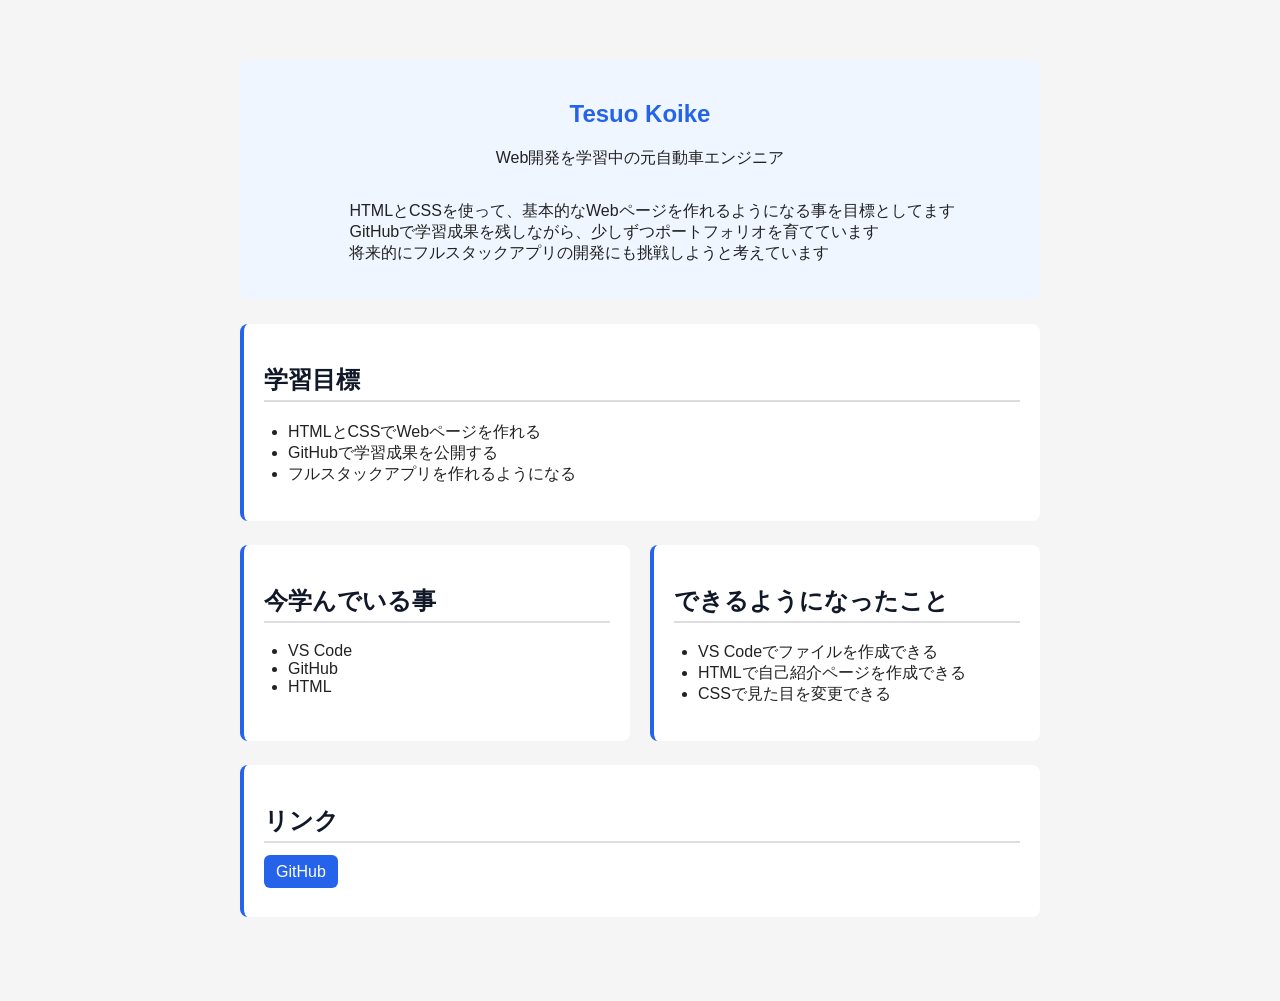
<file: index.html>
<!DOCTYPE html>
<html>

<head>
    <meta charset="UTF-8">
    <title>Tetsuo Koikeの自己紹介</title>
    <link rel="stylesheet" href="style.css">
</head>

<body>

    <section class="profile">
        <h1>Tesuo Koike</h1>
        <p>Web開発を学習中の元自動車エンジニア</p>

        <ul class="profile-list">
            <li>HTMLとCSSを使って、基本的なWebページを作れるようになる事を目標としてます</li>
            <li>GitHubで学習成果を残しながら、少しずつポートフォリオを育てています</li>
            <li>将来的にフルスタックアプリの開発にも挑戦しようと考えています</li>
        </ul>
    </section>

    <section class="goals">
        <h2>学習目標</h2>
        <ul>
            <li>HTMLとCSSでWebページを作れる</li>
            <li>GitHubで学習成果を公開する</li>
            <li>フルスタックアプリを作れるようになる</li>
        </ul>
    </section>

    <div class="two-column">
        <section>
            <h2>今学んでいる事</h2>
            <ul>
                <li>VS Code</li>
                <li>GitHub</li>
                <li>HTML</li>
            </ul>
        </section>
        <section>
            <h2>できるようになったこと</h2>
            <ul>
                <li>VS Codeでファイルを作成できる</li>
                <li>HTMLで自己紹介ページを作成できる</li>
                <li>CSSで見た目を変更できる</li>
            </ul>
        </section>
    </div>

    <section>
        <h2>リンク</h2>
        <p>
            <a href="https://github.com/tetsuo-koike">GitHub</a>
        </p>
    </section>
</body>

</html>
</file>
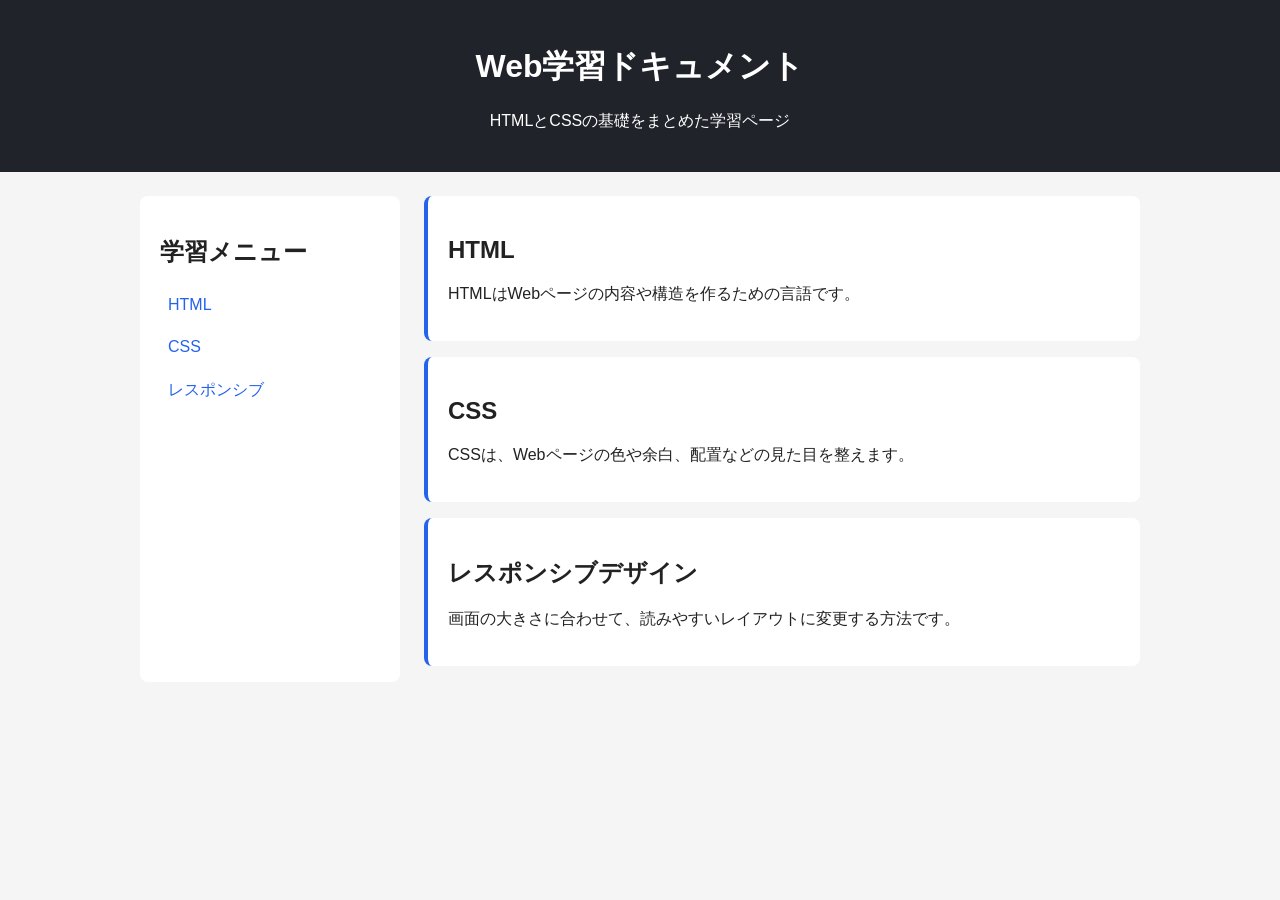
<file: drill-01-learning-docs/index.html>
<!DOCTYPE html>
<html>

<head>
    <meta charset="UTF-8">
    <meta name="viewport" content="width=device-width, initial-scale=1.0">
    <title>Web学習ドキュメント</title>
    <link rel="stylesheet" href="style.css" </head>

<body>
    <header>
        <h1>Web学習ドキュメント</h1>
        <p>HTMLとCSSの基礎をまとめた学習ページ</p>
    </header>

    <div class="page-layout">
        <nav class="sidebar">
            <h2>学習メニュー</h2>
            <ul>
                <li><a href="#html">HTML</a></li>
                <li><a href="#css">CSS</a></li>
                <li><a href="#responsive">レスポンシブ</a></li>
            </ul>
        </nav>

        <main>
            <section id="html">
                <h2>HTML</h2>
                <p>HTMLはWebページの内容や構造を作るための言語です。</p>
            </section>

            <section id="css">
                <h2>CSS</h2>
                <p>CSSは、Webページの色や余白、配置などの見た目を整えます。</p>
            </section>

            <section id="responsive">
                <h2>レスポンシブデザイン</h2>
                <p>画面の大きさに合わせて、読みやすいレイアウトに変更する方法です。</p>
            </section>


        </main>
    </div>
</body>

</html>
</file>
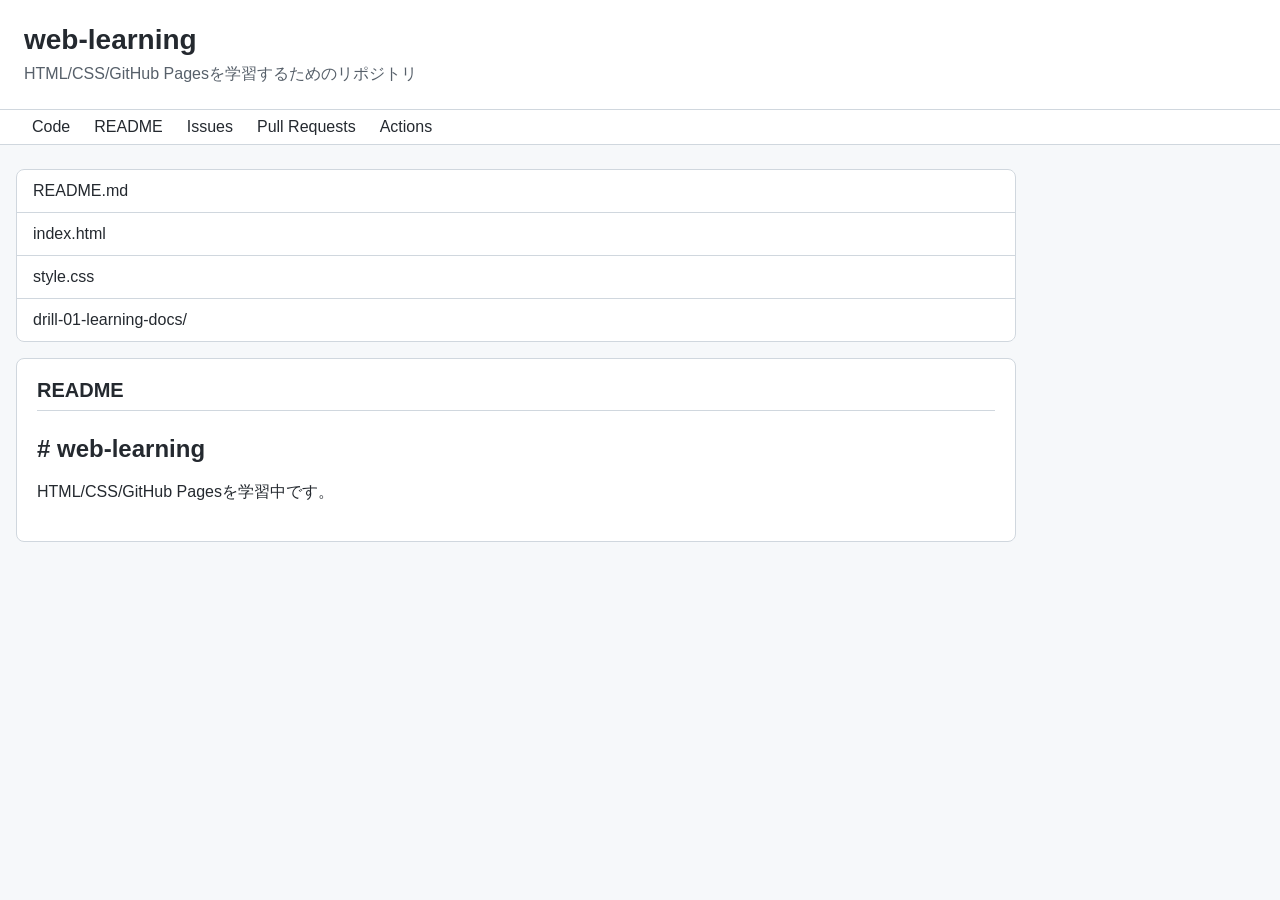
<file: drill-02-github-log/index.html>
<!DOCTYPE html>
<html lang="ja">

<head>
    <meta charset="UTF-8">
    <meta name="viewport" content="width=device-width, initial-scale=1.0">
    <title>GitHub風学習ログ</title>
    <link rel="stylesheet" href="style.css">
</head>

<body>
    <header>
        <h1>web-learning</h1>
        <p>HTML/CSS/GitHub Pagesを学習するためのリポジトリ</p>
    </header>

    <nav class="tab-list">
        <ul>
            <li><a href="#code">Code</a></li>
            <li><a href="#readme">README</a></li>
            <li><a href="#issues">Issues</a></li>
            <li><a href="#pull-requests">Pull Requests</a></li>
            <li><a href="#actions">Actions</a></li>
            

        </ul>
    </nav>

    <main>

        <section id="code" class="code-section">
            <div class="file-list">
                <ul>
                    <li>README.md</li>
                    <li>index.html</li>
                    <li>style.css</li>
                    <li>drill-01-learning-docs/</li>
                </ul>
            </div>
        </section>

        <section id="readme" class="readme">
            <h2>README</h2>
            <h3># web-learning</h3>
            <p>HTML/CSS/GitHub Pagesを学習中です。</p>

        </section>
    </main>


</body>

</html>
</file>
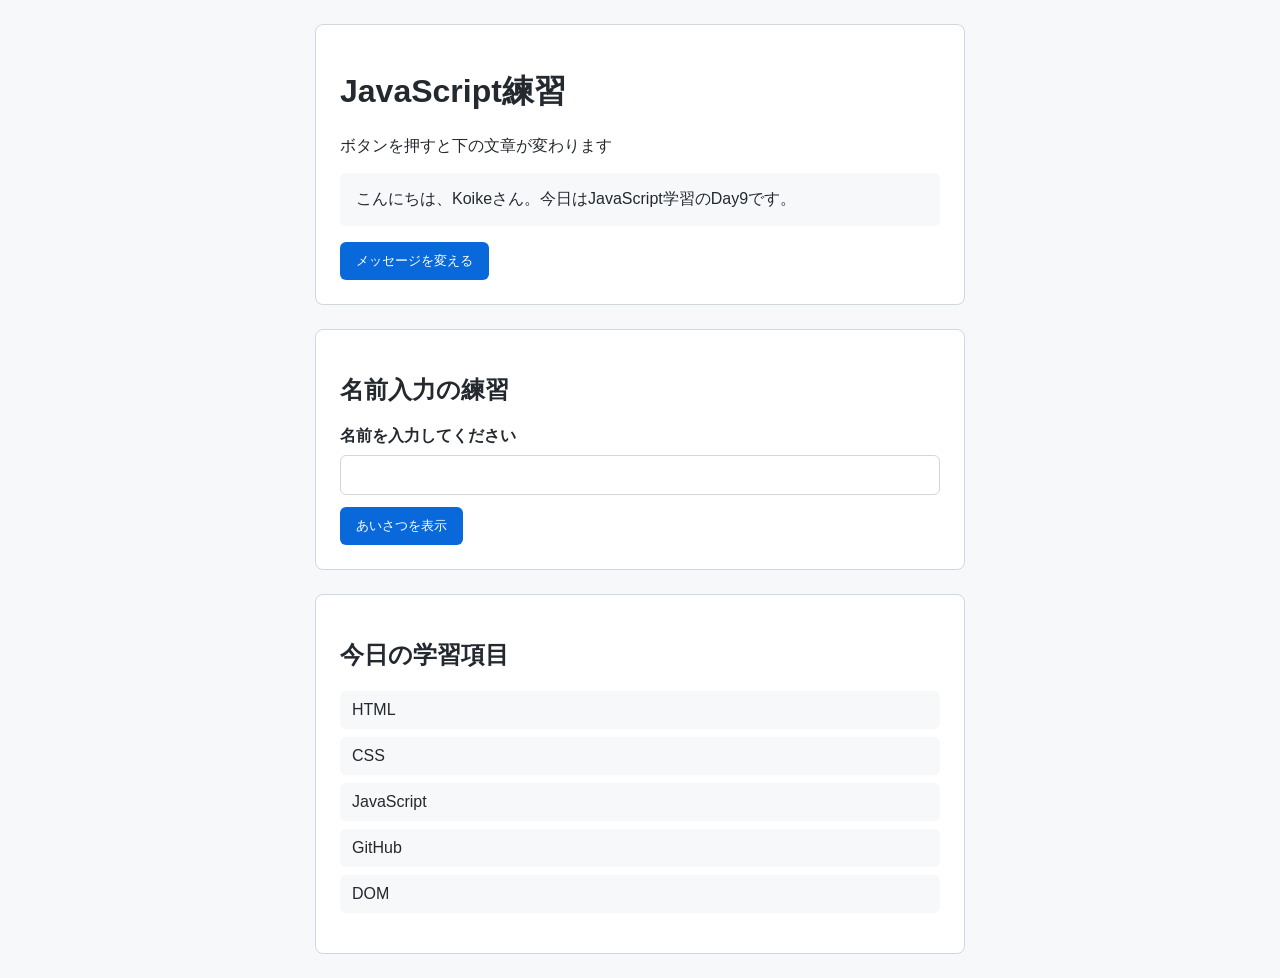
<file: week2-javascript/index.html>
<!DOCTYPE html>
<html lang="jp">
<head>
    <meta charset="UTF-8">
    <meta name="viewport" content="width=device-width, initial-scale=1.0">
    <title>JavaScript練習用</title>
    <link rel="stylesheet" href="style.css">
</head>

<body>
    <main>
        <h1>JavaScript練習</h1>
        <p>ボタンを押すと下の文章が変わります</p>

        <p id="message">まだボタンは押されていません</p>

        <button id="changebutton">メッセージを変える</button>
    </main>

    

    

    <section>
        <h2>名前入力の練習</h2>

        <label for="nameInput">名前を入力してください</label>
        <input id="nameInput" type="text">

        <button id="greetButton">あいさつを表示</button>
    </section>

    <section>
        <h2>今日の学習項目</h2>
        <ul id = "studyList"></ul>
    </section>



<script src="script.js"></script>

</body>
</html>
</file>
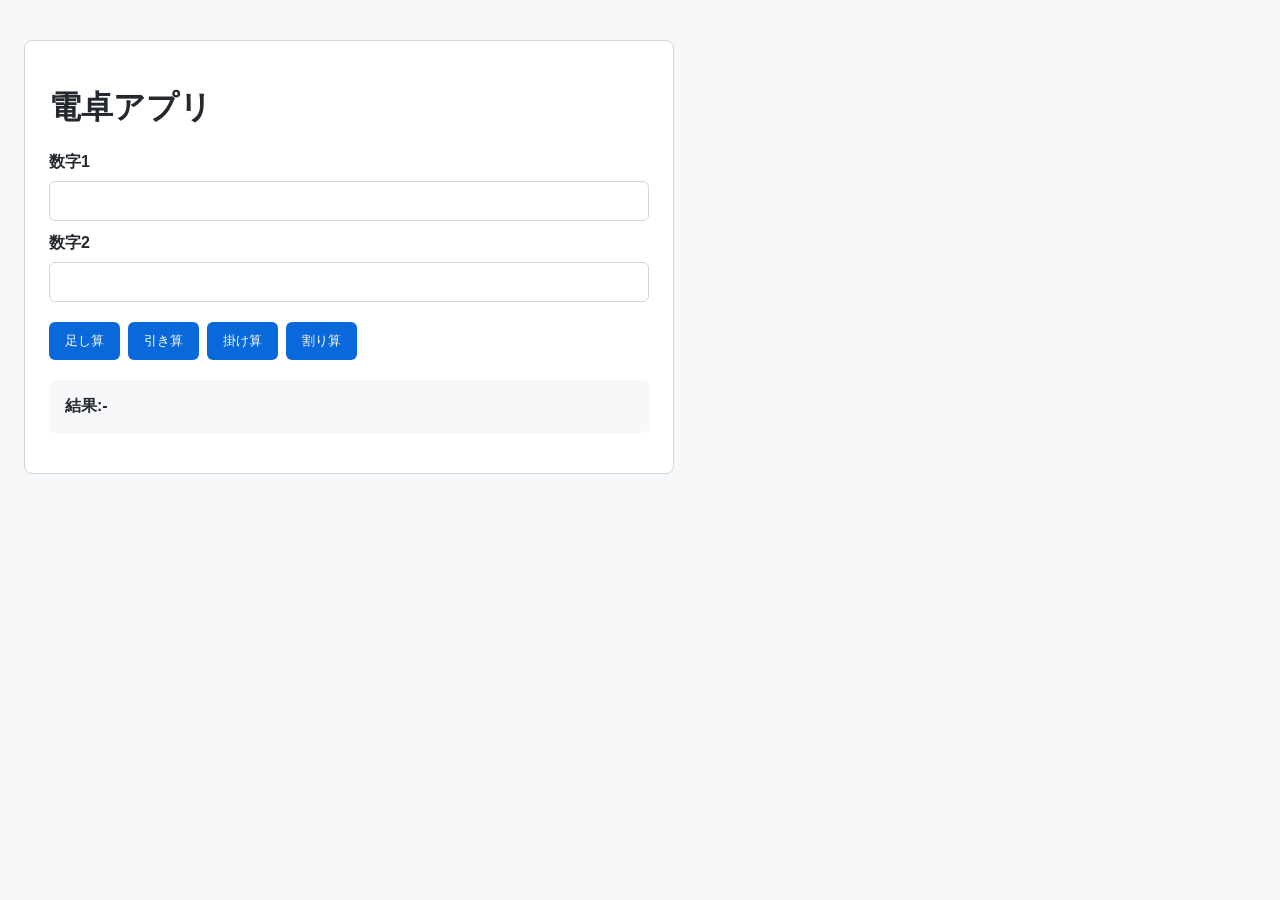
<file: week2-javascript/calculator-app/index.html>
<!DOCTYPE html>
<html lang="ja">
<head>
    <meta charset="UTF-8">
    <meta name="viewport" content="width=device-width, initial-scale=1.0">
    <title>電卓アプリ</title>
    <link rel="stylesheet" href="style.css">
</head>

<body>
    <main>
        <h1>電卓アプリ</h1>

        <label for="num1">数字1</label>
        <input id="num1" type="number">

        <label for="num2">数字2</label>
        <input id="num2" type="number">

        <div class="button-area">
            <button id="addButton">足し算</button>
            <button id="subtractButton">引き算</button>
            <button id="multiplyButton">掛け算</button>
            <button id="divideButton">割り算</button>
        </div>

        <p id="result">結果:-</p>



    </main>
    

    <script src="script.js"></script>
</body>
</html>
</file>
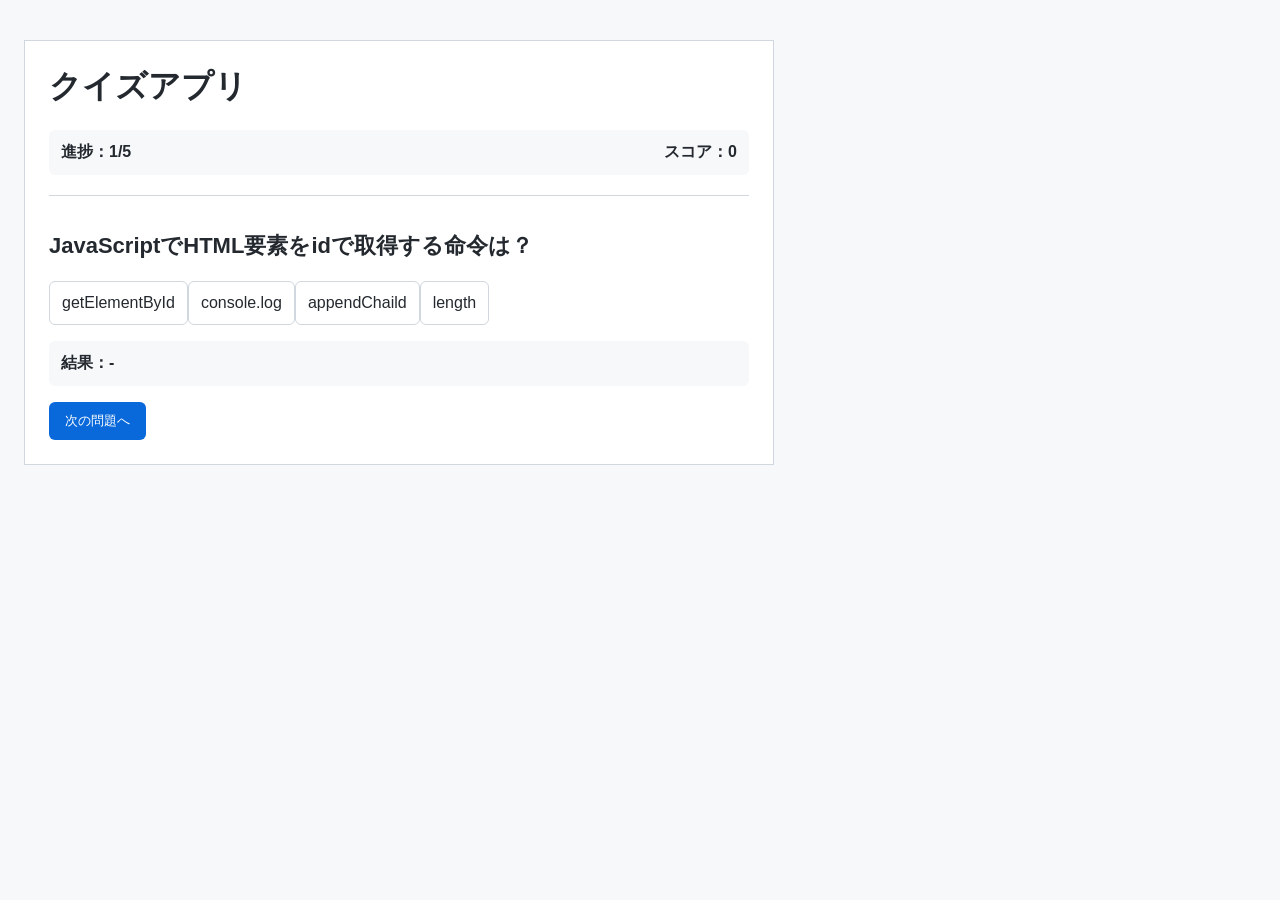
<file: week2-javascript/quiz-app/index.html>
<!DOCTYPE html>
<html lang="ja">
<head>
    <meta charset="UTF-8">
    <meta name="viewport" content="width=device-width, initial-scale=1.0">
    <title>クイズアプリ</title>
    <link rel="stylesheet" href="style.css">
</head>

<body>
    <main>
        <h1>クイズアプリ</h1>

        <div class="status-area">
            <p id="progress">進捗:-</p>
            <p id="score">スコア:0</p>
        </div>

        <section class="quiz-card">
            <h2 id="question">問題文が入ります</h2>

            <div id="choices" class="choices"></div>

            <p id="result">結果:-</p>

            <button id="nextButton">次の問題へ</button>

        </section>




    </main>

    <script src="script.js"></script>
    
</body>
</html>
</file>
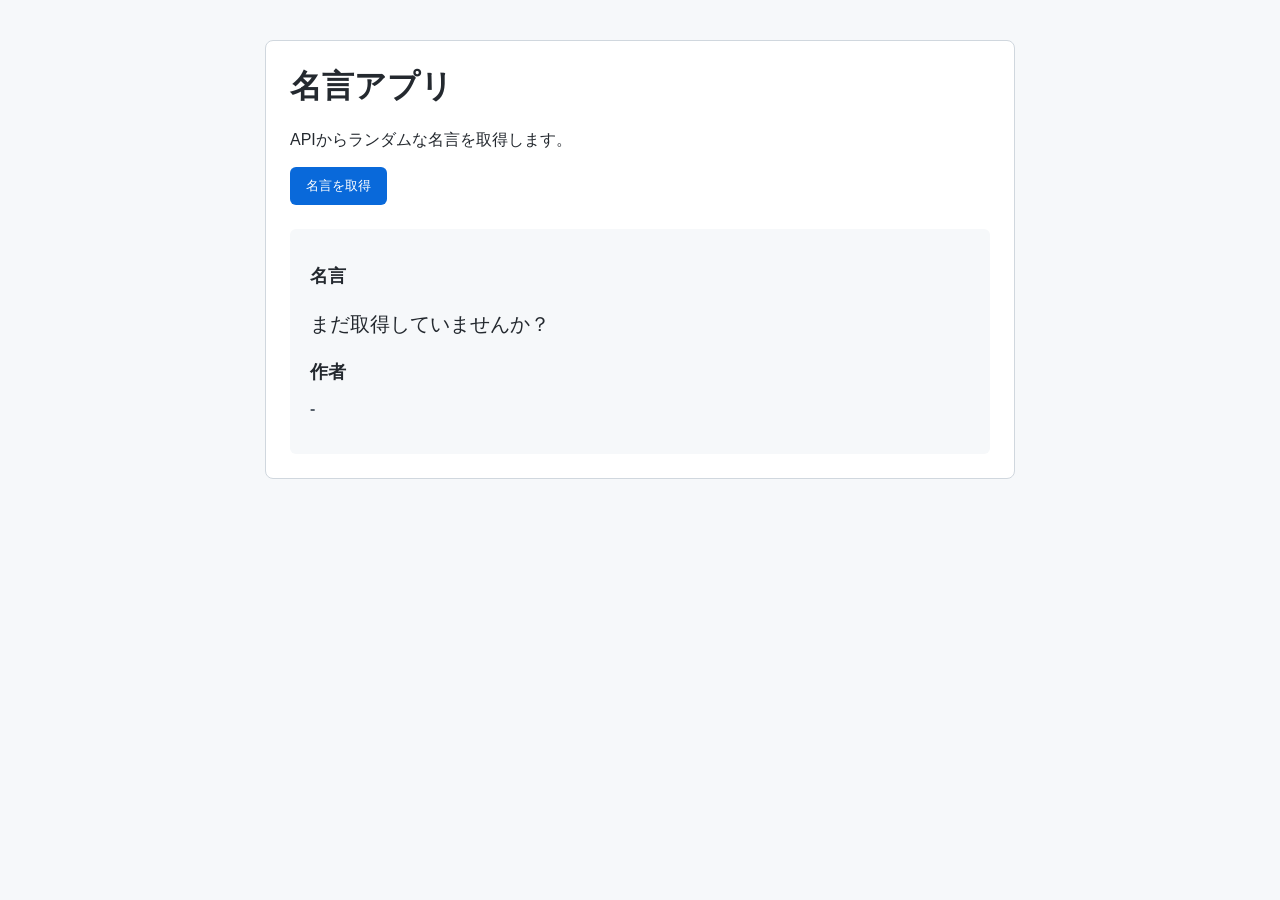
<file: week2-javascript/quote-app/index.html>
<!DOCTYPE html>
<html lang="ja">
<head>
    <meta charset="UTF-8">
    <meta name="viewport" content="width=device-width, initial-scale=1.0">
    <title>名言アプリ</title>
    <link rel="stylesheet" href="style.css">

</head>
<body>
    <main>
        <h1>名言アプリ</h1>
        <p>APIからランダムな名言を取得します。</p>

        <button id="fetchButton">名言を取得</button>


        <section class="quote-card">
            <h2>名言</h2>
            <p id="quoteText">まだ取得していませんか？</p>

            <h2>作者</h2>
            <p id="authorText">-</p>
        </section>
    </main>
    



    <script src="script.js"></script>
</body>
</html>
</file>
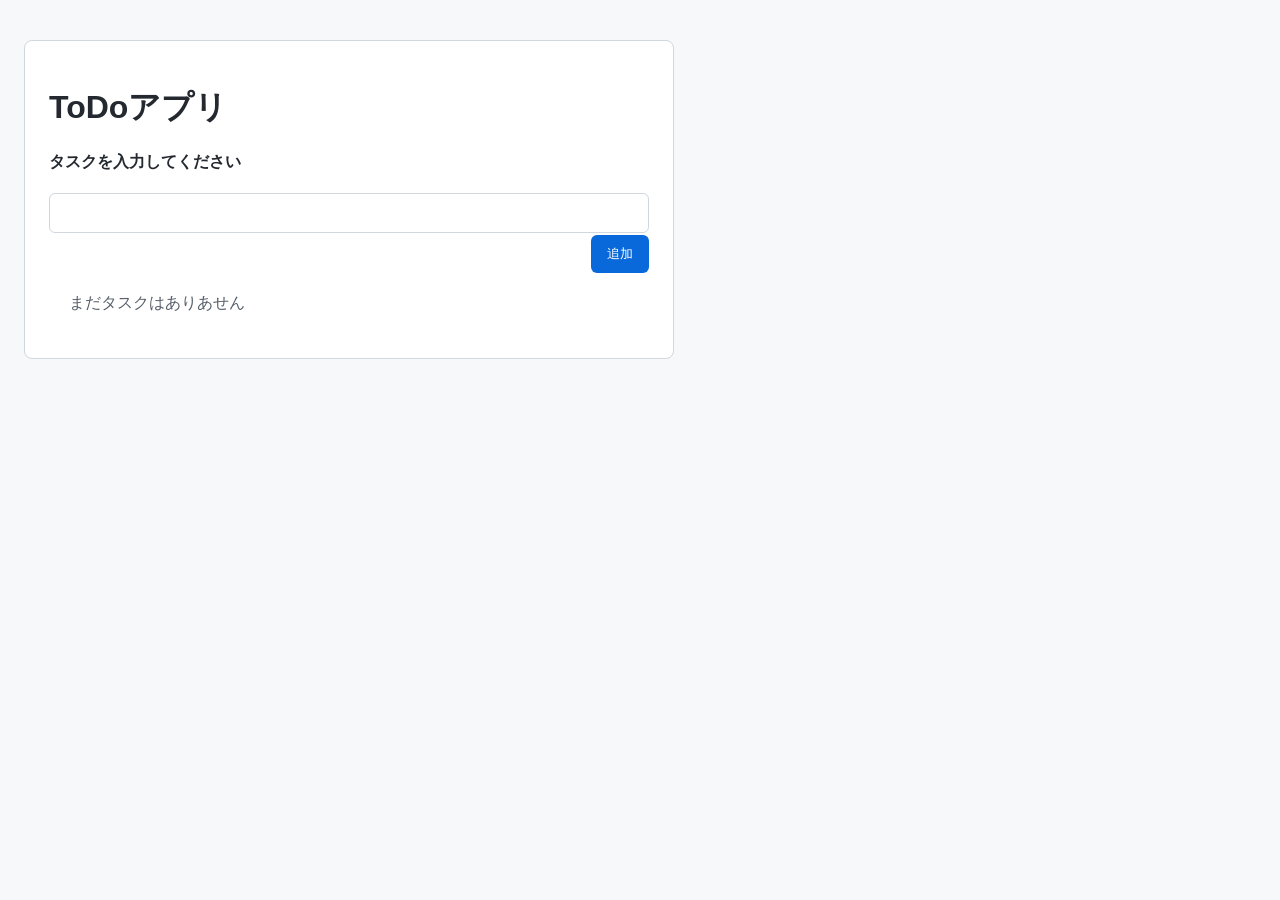
<file: week2-javascript/todo-app/index.html>
<!DOCTYPE html>
<html lang="ja">
<head>
    <meta charset="UTF-8">
    <meta name="viewport" content="width=device-width, initial-scale=1.0">
    <title>ToDoアプリ</title>
    <link rel="stylesheet" href="style.css">
</head>
<body>
    <main>
        <h1>ToDoアプリ</h1>
        <label for="todoInput">タスクを入力してください</label>
        <input id = "todoInput" type="text">
        
        <div class="button-area">
            <button id="addButton">追加</button>
        </div>

        <p id="emptyMessage">まだタスクはありあせん</p>
        <ul id="todoList"></ul>
    </main>


    <script src="script.js"></script>
</body>
</html>
</file>
<file: style.css>
body {
    background-color: #f5f5f5;
    color: #222222;
    font-family: Arial, Helvetica, sans-serif;
    max-width: 800px;
    margin: 40px auto;
    padding: 20px;
}

h1{
    color: #2563eb;
}

h2{
    color: #111827;
    border-bottom: 2px solid #dddddd;
    padding-bottom: 4px;
}

a {
    color: #ffffff;
    background-color: #2563eb;
    padding: 8px 12px;
    border-radius: 6px;
    text-decoration: none;
}

ul{
    padding-left: 24px;
}

li{
    margin-bottom: 0px;
}

section{
    background-color: #ffffff;
    padding: 20px;
    margin-bottom: 24px;
    border-radius: 8px;
    border-left: 4px solid #2563eb;
}

.profile{
    text-align: center;
    background-color: #eff6ff;
    border-left: none;
}

.two-column{
    display: flex;
    gap: 20px;
}

.two-column section {
    flex: 1;
}

.profile-list{
    list-style-type: none;
    text-align: left;
    display: inline-block;
    margin-top: 16px;
}

@media (max-width:600px) {
    body{
        margin: 16px auto;
        padding: 12px;
    }

    h1{font-size: 28px;}

    .two-column{
        flex-direction: column;
    }
}
</file>
<file: drill-01-learning-docs/style.css>
body{
    margin: 0;
    font-family: Arial, Helvetica, sans-serif;
    background-color: #f5f5f5;
    color: #222222;
}

header {
    padding: 24px;
    background-color: #20232a;
    color: white;
    text-align: center;
}

.page-layout{
    display: flex;
    gap: 24px;
    max-width: 1000px;
    margin: 24px auto;
    padding: 0 16px;
}

.sidebar {
    width: 220px;
    padding: 20px;
    background-color: white;
    border-radius: 8px;
}

main{
    flex: 1;
}

main section{
    margin-bottom: 16px;
    padding: 20px;
    background-color: white;
    border-left: 4px solid #2563eb;
    border-radius: 8px;
}

.sidebar ul {
    padding-left: 0px;
    list-style-type: none;
}

.sidebar li{
    margin-bottom: 8px;
}

.sidebar a{
    display: block;
    padding: 8px;
    background-color: rgb(255, 255, 255);
    color: #2563eb;
    text-decoration: none;
    border-radius: 4px;
}

@media (max-width:700px){
    .page-layout{flex-direction: column;}
    .sidebar{width: auto;}
}

.sidebar a:hover{background-color: #e8f0fe;}
</file>
<file: drill-02-github-log/style.css>
body{
    margin: 0;
    font-family: Arial, Helvetica, sans-serif;
    background-color: #f6f8fa;
    color: #24292f;
}

header {
    background-color: white;
    padding: 24px;
    border-bottom: 1px solid #d0d7de;
}

header h1 {
    margin: 0 0 8px;
    font-size: 28px;

}

header p {
    margin: 0;
    color: #57606a;
}

.tab-list ul{
    display: flex;
    gap: 8px;
    padding-left: 0px;
    margin: 0;
    list-style-type: none;
}



.tab-list{
    background-color: white;
    padding: 0 24px;
    border-bottom: 1px solid #d0d7de;
}


.tab-list a {
    display: block;
    padding: 8px 8px;
    color: #24292f;
    text-decoration: none;
    border-radius: 6px;
}

.tab-list a:hover{background-color: #f6f8fa;}

main {
    max-width: 1000px;
    margin: 24px 16px;
}


main section{
    margin-bottom: 16px;
    padding: 20px;
    background-color: white;
    border: 1px  solid #d0d7de;
    border-radius: 8px;
}

.file-list{
    border: 1px solid #d0d7de;
    border-radius: 8px;
    overflow: hidden;
}

.file-list ul {
    list-style-type: none;
    padding-left: 0;
    margin: 0;
}

.file-list li {
    padding: 12px 16px;
    border-bottom: 1px solid #d0d7de;
}

.file-list li:last-child{
    border-bottom: none;
}

.file-list li:hover{
    background-color: #f6f8fa;
    border-left-color: #0969da;
}

.readme h2{
    margin-top: 0;
    padding-bottom: 8px;
    border-bottom: 1px solid #d0d7de;
    font-size: 20px;
}

.readme h3{
    font-size: 24px;
    margin-bottom: 8px;
}

.readme p{
    line-height: 1.6;
}

.code-section{
    padding: 0;
    background-color: #white;
    border: none;
}

@media(max-width:600px){
    .tab-list ul{
        flex-wrap: wrap;
    }

    header{
        padding: 16px;
    }

    main{margin: 16px;}

}
</file>
<file: week2-javascript/style.css>
body{
    margin: 0;
    font-family: Arial, Helvetica, sans-serif;
    background-color: #f6f8fa;
    color: #24292f;
}

main{
    max-width: 600px;
    margin: 24px auto;
    padding: 24px;
    background-color: white;
    border: 1px solid #d0d7de;
    border-radius: 8px;
}

#message{
    padding: 16px;
    background-color: #f6f8fa;
    border-radius: 6px;
}

button{
    padding: 10px 16px;
    background-color: #0969da;
    color: white;
    border: none;
    border-radius: 6px;
    cursor: pointer;
}

button:hover{
    background-color: #0759ba;
}


section{
    max-width: 600px;
    margin: 24px auto;
    padding: 24px;
    background-color: white;
    border: 1px solid #d0d7de;
    border-radius: 8px;
}

label{
    display: block;
    margin-bottom: 8px;
    font-weight: bold;
}

input{
    width: 100%;
    box-sizing: border-box;
    padding: 10px;
    margin-bottom: 12px;
    border: 1px solid #d0d7de;
    border-radius: 6px;
    font-size: 16px;
}

#studyList{
    padding-left: 0;
    list-style-type: none;
}

#studyList li{
    padding: 10px 12px;
    margin-bottom: 8px;
    background-color: #f6f8fa;
    border-radius: 6px;
}
</file>
<file: week2-javascript/calculator-app/style.css>
body {
    margin: 0;
    font-family: Arial, Helvetica, sans-serif;
    background-color: #f6f8fa;
    color: #24292f;
}

main{
    max-width: 600px;
    margin: 40px 24px;
    padding: 24px;
    background-color: white;
    border: 1px solid#d0d7de;
    border-radius: 8px;
}

label{
    display: block;
    margin-bottom: 8px;
    font-weight: bold;
}

input{
    width: 100%;
    box-sizing: border-box;
    padding: 10px;
    margin-bottom: 12px;
    border: 1px solid#d0d7de;
    border-radius: 6px;
    font-size: 16px;
}

.button-area{
    display: flex;
    gap: 8px;
    flex-wrap: wrap;
    margin-top: 8px;
}

button{
    padding: 10px 16px;
    background-color: #0969da;
    color: white;
    border: none;
    border-radius: 6px;
    cursor: pointer;
}

button:hover{
    background-color: #0759ba;
}

#result{
    margin-top: 20px;
    padding: 16px;
    background-color: #f6f8fa;
    border-radius: 6px;
    font-weight: bold;
}
</file>
<file: week2-javascript/quiz-app/style.css>
body{
    margin: 0;
    font-family: Arial, Helvetica, sans-serif;
    background-color: #f6f8fa;
    color: #24292f;
}

main {
    max-width: 700px;
    margin: 40px 24px;
    padding: 24px;
    background-color: white;
    border:1px solid #d0d7de;
}

h1{margin-top: 0;}

.status-area{
    display: flex;
    justify-content: space-between;
    gap: 16px;
    margin-bottom: 20px;
    padding: 12px;
    background-color: #f6f8fa;
    border-radius:6px;
}

.status-area p{
    margin: 0;
    font-weight: bold;
}

.quiz-card{
    padding-top:16px;
    border-top: 1px solid #d0d7de;
}

#question{
    font-size: 22px;
    margin-bottom: 20px;
}

.choices button{
    padding: 12px;
    text-align: left;
    background-color: white;
    color: #24292f;
    border: 1px solid #d0d7de;
    border-radius: 6px;
    cursor: pointer;
    font-size: 16px;
}

.choices button:hover{
    background-color: #f6f8fa;
}

#result{
    padding: 12px;
    background-color: #f6f8fa;
    border-radius: 6px;
    font-weight:bold;
}

#nextButton{
    padding: 10px 16px;
    background-color: #0969da;
    color: white;
    border:none;
    border-radius:6px;
    cursor:pointer;
}

#nextButton:hover {
    background-color: #0759ba;
}
</file>
<file: week2-javascript/quote-app/style.css>
body{
    margin: 0;
    font-family: Arial, Helvetica, sans-serif;
    background-color: #f6f8fa;
    color: #24292f;
}

main{
    max-width: 700px;
    margin: 40px auto;
    padding: 24px;
    background-color: white;
    border: 1px solid #d0d7de;
    border-radius: 8px;
}

h1 {margin-top: 0;}

button{
    padding: 10px 16px;
    background-color: #0969da;
    color: white;
    border: none;
    border-radius: 6px;
    cursor: pointer;
}

button:hover {background-color: #0759ba;}

.quote-card{
    margin-top: 24px;
    padding: 20px;
    background-color: #f6f8fa;
    border-radius: 6px;
}

.quote-card h2{
    margin-bottom: 8px;
    font-size: 18px;
}

#quoteText{
    font-size: 20px;
    line-height: 1.6;
}

#authorText{
    font-weight: bold;
    color: #57606a;
}
</file>
<file: week2-javascript/todo-app/style.css>
body{
    margin: 0;
    font-family: Arial, Helvetica, sans-serif;
    background-color: #f6f8fa;
    color: #24292f;
}

main{
    max-width: 600px;
    margin: 40px 24px;
    padding: 24px;
    background-color: white;
    border: 1px solid #d0d7de;
    border-radius: 8px;
}

label{
    display: block;
    margin-bottom: 8px;
    font-weight: bold;
}

input{
    width: 100%;
    box-sizing: border-box;
    padding: 10px;
    margin-top: 12px;
    border: 1px solid #d0d7de;
    border-radius: 6px;
    font-size: 16px;
    }

    button{
        padding: 10px 16px;
        background-color: #0969da;
        color: white;
        border: none;
        border-radius: 6px;
        cursor: pointer;
    }

    button:hover{
        background-color: #0759ba;

    }

    .button-area{
        margin-top: 2px;
        text-align: right;
    }

    #emptyMessage{
        margin: 20px;
        color: #57606a;
    }

    #todoList{
        padding: 0;
        list-style-type: none;
    }

    #todoLista li{
        padding: 10px 12px;
        margin-bottom: 8px;
        background-color: #f6f8fa;
        border-radius: 6px;
    }
</file>
